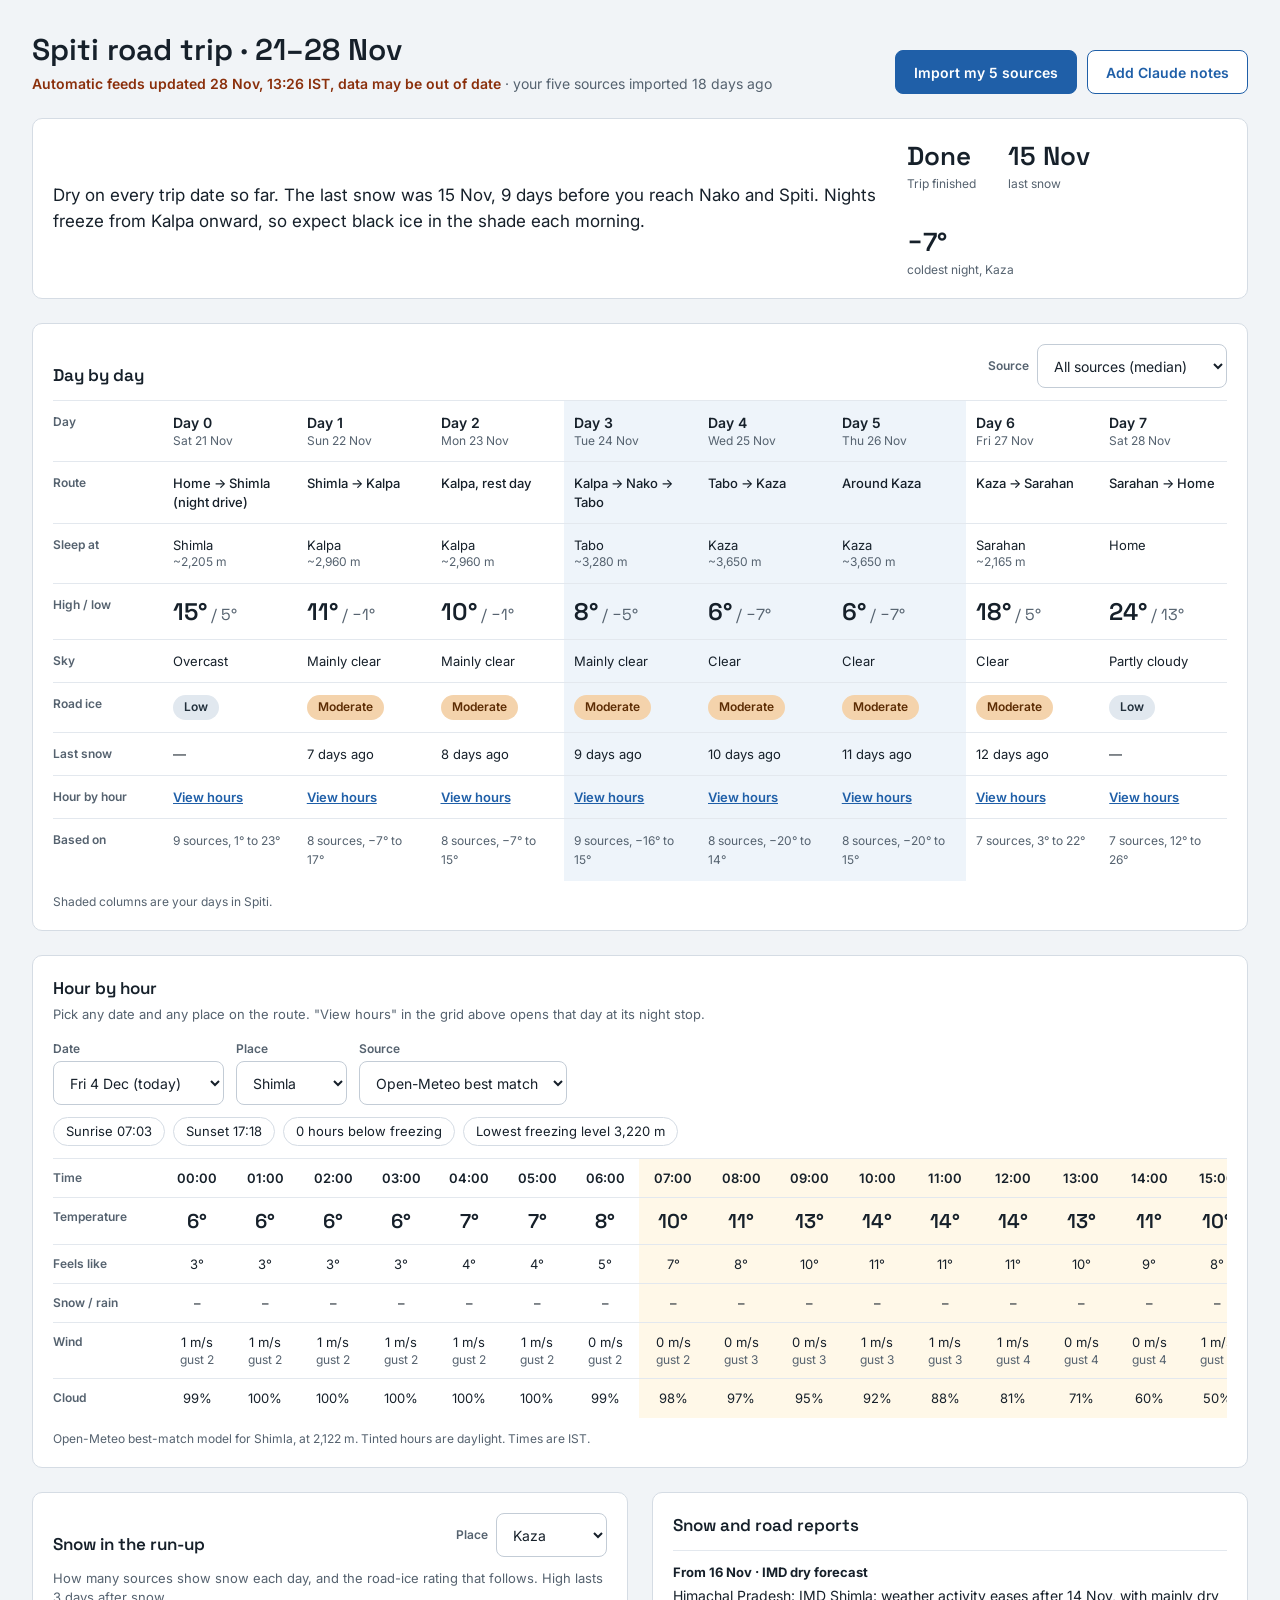
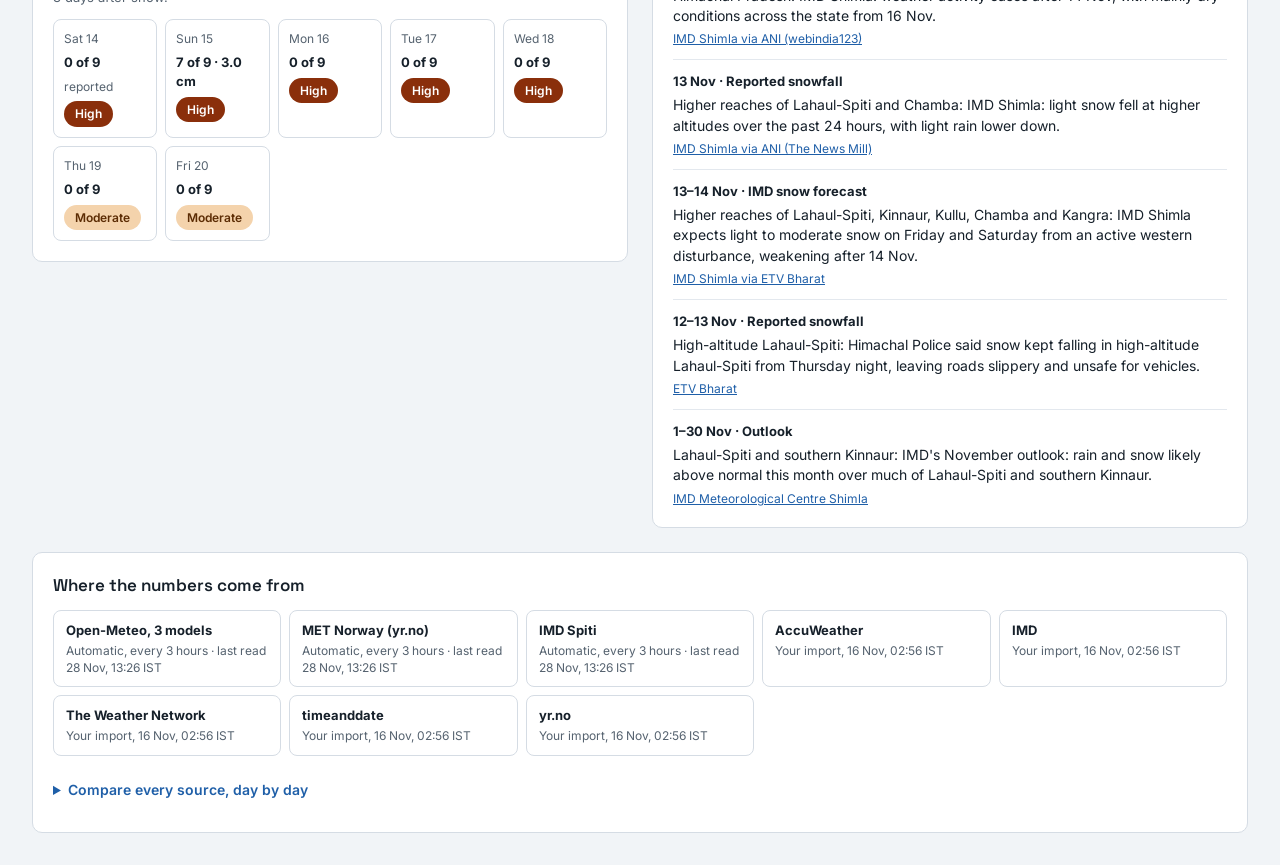
<file: site/index.html>
<!doctype html>
<html lang="en">
<head>
<meta charset="utf-8">
<meta name="viewport" content="width=device-width, initial-scale=1">
<meta name="robots" content="noindex">
<title>Spiti road trip · 21–28 Nov</title>
<link rel="preconnect" href="https://fonts.googleapis.com">
<link rel="preconnect" href="https://fonts.gstatic.com" crossorigin>
<link href="https://fonts.googleapis.com/css2?family=Inter:wght@400;500;600&family=Space+Grotesk:wght@400;500;600&display=swap" rel="stylesheet">
<link rel="stylesheet" href="styles.css">
</head>
<body>
<main class="page">

<header class="head">
  <div class="head-text">
    <h1 id="title">Spiti road trip · 21–28 Nov</h1>
    <p id="status" class="muted">Loading…</p>
    <p id="offline" class="warn" hidden></p>
  </div>
  <div class="actions">
    <button type="button" class="btn primary" data-import="sources">Import my 5 sources</button>
    <button type="button" class="btn" data-import="notes">Add Claude notes</button>
  </div>
</header>

<section class="card band" aria-label="Summary">
  <p id="summary" class="lead"></p>
  <div id="facts" class="facts"></div>
</section>

<section class="card" aria-labelledby="h-days">
  <div class="split">
    <h2 id="h-days">Day by day</h2>
    <label class="inline">Source <select id="day-source"></select></label>
  </div>
  <div class="scroll"><div id="days" class="grid days"></div></div>
  <p id="days-note" class="note">Shaded columns are your days in Spiti.</p>
</section>

<section class="card" id="hourly" aria-labelledby="h-hourly">
  <div class="split">
    <div class="stack">
      <h2 id="h-hourly">Hour by hour</h2>
      <p class="muted small">Pick any date and any place on the route. "View hours" in the grid above opens that day at its night stop.</p>
    </div>
    <div class="selects">
      <label>Date <select id="hour-date"></select></label>
      <label>Place <select id="hour-place"></select></label>
      <label>Source <select id="hour-source"></select></label>
    </div>
  </div>
  <div id="hour-chips" class="chips"></div>
  <div class="scroll"><div id="hours" class="grid hours"></div></div>
  <p id="hour-note" class="note"></p>
</section>

<div class="pair">
  <section class="card" aria-labelledby="h-runup">
    <div class="split">
      <h2 id="h-runup">Snow in the run-up</h2>
      <label class="inline">Place <select id="runup-place"></select></label>
    </div>
    <p class="muted small">How many sources show snow each day, and the road-ice rating that follows. High lasts 3 days after snow.</p>
    <div id="runup" class="tiles"></div>
  </section>
  <section class="card" aria-labelledby="h-reports">
    <h2 id="h-reports">Snow and road reports</h2>
    <div id="reports" class="reports"></div>
  </section>
</div>

<section class="card" aria-labelledby="h-sources">
  <h2 id="h-sources">Where the numbers come from</h2>
  <div id="sources" class="chipgrid"></div>
  <details>
    <summary>Compare every source, day by day</summary>
    <div class="scroll"><table id="compare"></table></div>
    <p class="note">Each cell is high / low in °C at that night's stop. The headline uses the median because some sources sit at the wrong altitude.</p>
  </details>
</section>

</main>

<dialog id="import" aria-labelledby="imp-title">
  <form method="dialog" class="imp">
    <div class="stack">
      <h2 id="imp-title" class="imp-title"></h2>
      <p id="imp-sub" class="muted small"></p>
    </div>
    <div class="step"><span class="n">1</span><div class="step-body">
      <div>Copy the collection prompt.</div>
      <div class="row"><button type="button" class="btn" id="imp-copy">Copy prompt</button><span id="imp-copied" class="muted small" role="status"></span></div>
    </div></div>
    <div class="step"><span class="n">2</span><div class="step-body"><div id="imp-run"></div></div></div>
    <div class="step"><span class="n">3</span><div class="step-body">
      <label for="imp-text">Paste the result here.</label>
      <textarea id="imp-text" rows="7" spellcheck="false"></textarea>
    </div></div>
    <div class="step"><span class="n">4</span><div class="step-body">
      <div>The page checks it before anything is saved.</div>
      <div id="imp-result" class="result" role="status">Nothing pasted yet.</div>
    </div></div>
    <div class="row imp-foot">
      <button type="button" class="btn primary" id="imp-save" disabled>Save to my GitHub</button>
      <button type="submit" class="btn plain">Cancel</button>
      <span id="imp-help" class="muted tiny">Saving opens GitHub with the file filled in. You press Commit, and the dashboard picks it up on its next rebuild.</span>
    </div>
  </form>
</dialog>

<script type="module" src="app.js"></script>
</body>
</html>
</file>
<file: site/styles.css>
:root {
  --bg: #F1F4F7; --card: #FFFFFF; --border: #D5DCE4; --hair: #E3E8EE; --field: #C3CCD6;
  --text: #16202A; --muted: #55626F; --accent: #1F5FA8; --accent-hover: #16457A;
  --spiti: #EEF4FA; --daylight: #FFF8E8; --warn: #8A4B00; --danger: #8A2F0B;
  --head: "Space Grotesk", Inter, system-ui, sans-serif;
}
* { box-sizing: border-box; }
body { margin: 0; background: var(--bg); color: var(--text); font: 14px/1.45 Inter, system-ui, sans-serif; }
a { color: var(--accent); }
a:hover { color: var(--accent-hover); }
:focus-visible { outline: 3px solid var(--accent); outline-offset: 2px; }
h1, h2 { margin: 0; font-family: var(--head); font-weight: 600; }
h1 { font-size: 30px; line-height: 1.2; }
h2 { font-size: 17px; }
p { margin: 0; }
[hidden] { display: none !important; }

.page { max-width: 1440px; margin: 0 auto; padding: 32px; display: flex; flex-direction: column; gap: 24px; }
.card { background: var(--card); border: 1px solid var(--border); border-radius: 10px; padding: 20px;
  display: flex; flex-direction: column; gap: 12px; min-width: 0; }
.muted { color: var(--muted); }
.small { font-size: 13px; }
.tiny { font-size: 12px; }
.note { font-size: 12px; color: var(--muted); }
.warn { color: var(--warn); }
.danger { color: var(--danger); font-weight: 600; }
.stack { display: flex; flex-direction: column; gap: 4px; }
.split { display: flex; flex-wrap: wrap; gap: 16px; align-items: flex-end; justify-content: space-between; }
.row { display: flex; flex-wrap: wrap; gap: 10px; align-items: center; }
.scroll { overflow-x: auto; }

.head { display: flex; flex-wrap: wrap; gap: 16px; align-items: flex-end; justify-content: space-between; }
.head-text { display: flex; flex-direction: column; gap: 6px; }
.actions { display: flex; flex-wrap: wrap; gap: 10px; }
.btn { min-height: 44px; padding: 0 18px; border-radius: 8px; font: 600 14px Inter, system-ui, sans-serif;
  cursor: pointer; background: #FFFFFF; color: var(--accent); border: 1px solid var(--accent); }
.btn:hover { color: var(--accent-hover); border-color: var(--accent-hover); }
.btn.primary { background: var(--accent); color: #FFFFFF; }
.btn.primary:hover { background: var(--accent-hover); color: #FFFFFF; }
.btn.plain { color: var(--text); border-color: var(--field); }
.btn:disabled { background: #E1E8EF; border-color: #E1E8EF; color: var(--muted); cursor: not-allowed; }

.band { flex-direction: row; flex-wrap: wrap; gap: 24px; align-items: center; justify-content: space-between; }
.lead { font-size: 17px; line-height: 1.5; flex: 999 1 520px; min-width: 0; }
.facts { display: flex; flex-wrap: wrap; gap: 32px; flex: 1 1 320px; }
.fact { display: flex; flex-direction: column; gap: 2px; }
.fact b { font: 600 26px var(--head); }
.fact span { font-size: 12px; color: var(--muted); }

.grid { display: grid; }
.grid.days { min-width: 1180px; grid-template-columns: 110px repeat(8, minmax(0, 1fr)); }
.grid.hours { grid-template-columns: 110px repeat(var(--cols, 24), minmax(68px, 1fr)); }
.lab { padding: 12px 10px 12px 0; border-top: 1px solid var(--hair); font-size: 12px; font-weight: 600; color: var(--muted); }
.cell { padding: 12px 10px; border-top: 1px solid var(--hair); font-size: 13px; line-height: 1.4; min-width: 0; }
.cell.spiti { background: var(--spiti); }
.cell .strong { font-weight: 600; font-size: 14px; }
.cell .route { font-weight: 500; }
.sub { color: var(--muted); font-size: 12px; }
.big { font: 600 24px var(--head); }
.big-sub { font: 400 16px var(--head); color: var(--muted); }
.cell a { font-weight: 600; }
.hours .lab { position: sticky; left: 0; z-index: 1; background: var(--card); padding: 10px 10px 10px 0; }
.hours .cell { padding: 10px 6px; text-align: center; white-space: nowrap; }
.hours .cell.sun { background: var(--daylight); }
.hours .cell.time { font-weight: 600; }
.hours .temp { font: 600 20px var(--head); }

.pill { display: inline-block; padding: 3px 10px; border-radius: 999px; font-size: 12px; font-weight: 600;
  border: 1px solid transparent; }
.pill.low { background: #E1E8EF; color: #22303C; }
.pill.moderate { background: #F4D3AC; color: #5C2C04; }
.pill.high { background: #8A2F0B; color: #FFFFFF; }
.pill.unknown { background: #FFFFFF; color: var(--muted); border-color: var(--field); }

.selects { display: flex; flex-wrap: wrap; gap: 12px; }
label { font-size: 12px; font-weight: 600; color: var(--muted); display: flex; flex-direction: column; gap: 4px; }
label.inline { flex-direction: row; align-items: center; gap: 8px; }
select { min-height: 44px; padding: 0 12px; border-radius: 8px; border: 1px solid var(--field);
  background: #FFFFFF; color: var(--text); font: 14px Inter, system-ui, sans-serif; max-width: 100%; }
.chips { display: flex; flex-wrap: wrap; gap: 8px; font-size: 13px; }
.chips span { border: 1px solid var(--border); border-radius: 999px; padding: 4px 12px; }

.pair { display: grid; grid-template-columns: repeat(auto-fit, minmax(min(480px, 100%), 1fr)); gap: 24px; align-items: start; }
.tiles { display: grid; grid-template-columns: repeat(auto-fit, minmax(min(104px, 100%), 1fr)); gap: 8px; }
.tile { border: 1px solid var(--border); border-radius: 8px; padding: 10px; display: flex; flex-direction: column; gap: 6px; }
.tile b { font-size: 13px; }
.reports { display: flex; flex-direction: column; gap: 12px; }
.report { display: flex; flex-direction: column; gap: 4px; padding-top: 12px; border-top: 1px solid var(--hair); }
.report b { font-size: 13px; }
.chipgrid { display: grid; grid-template-columns: repeat(auto-fit, minmax(min(190px, 100%), 1fr)); gap: 8px; }
.source { border: 1px solid var(--border); border-radius: 8px; padding: 10px 12px; display: flex; flex-direction: column; gap: 2px; }
.source b { font-size: 13px; }

details summary { cursor: pointer; font-weight: 600; color: var(--accent); padding: 12px 0; min-height: 44px; }
table { border-collapse: collapse; font-size: 13px; min-width: 100%; }
th, td { padding: 8px 12px 8px 0; border-top: 1px solid var(--hair); text-align: left; white-space: nowrap; }
th { font-size: 12px; color: var(--muted); font-weight: 600; }
td.median { font-weight: 600; }

dialog { border: 1px solid var(--border); border-radius: 10px; padding: 0; width: min(700px, calc(100vw - 24px));
  max-height: calc(100vh - 24px); color: var(--text); }
dialog::backdrop { background: rgba(22, 32, 42, 0.5); }
.imp { padding: 28px; display: flex; flex-direction: column; gap: 18px; }
.imp-title { font-size: 24px; }
.step { display: flex; gap: 14px; align-items: flex-start; }
.step .n { flex: 0 0 28px; height: 28px; border-radius: 999px; background: var(--text); color: #FFFFFF;
  font-size: 13px; font-weight: 600; display: flex; align-items: center; justify-content: center; }
.step-body { flex: 1 1 0; min-width: 0; display: flex; flex-direction: column; gap: 8px; }
.step-body label { font-size: 14px; font-weight: 400; color: var(--text); }
textarea { width: 100%; padding: 12px; border: 1px solid var(--field); border-radius: 8px; background: #F7F9FB;
  color: var(--text); font: 12px/1.5 ui-monospace, Menlo, Consolas, monospace; resize: vertical; }
.result { border: 1px solid var(--field); border-radius: 8px; padding: 10px 12px; font-size: 13px; line-height: 1.5; }
.result b { display: block; }
.result ul { margin: 4px 0 0; padding-left: 18px; }
.result.bad { border-color: var(--danger); }
.imp-foot span { flex: 1 1 220px; }

@media (max-width: 720px) {
  .page { padding: 16px; gap: 16px; }
  .card { padding: 16px; }
  h1 { font-size: 24px; }
  .actions, .actions .btn { width: 100%; }
  .imp { padding: 18px; }
  .facts { gap: 20px; }
}
</file>
